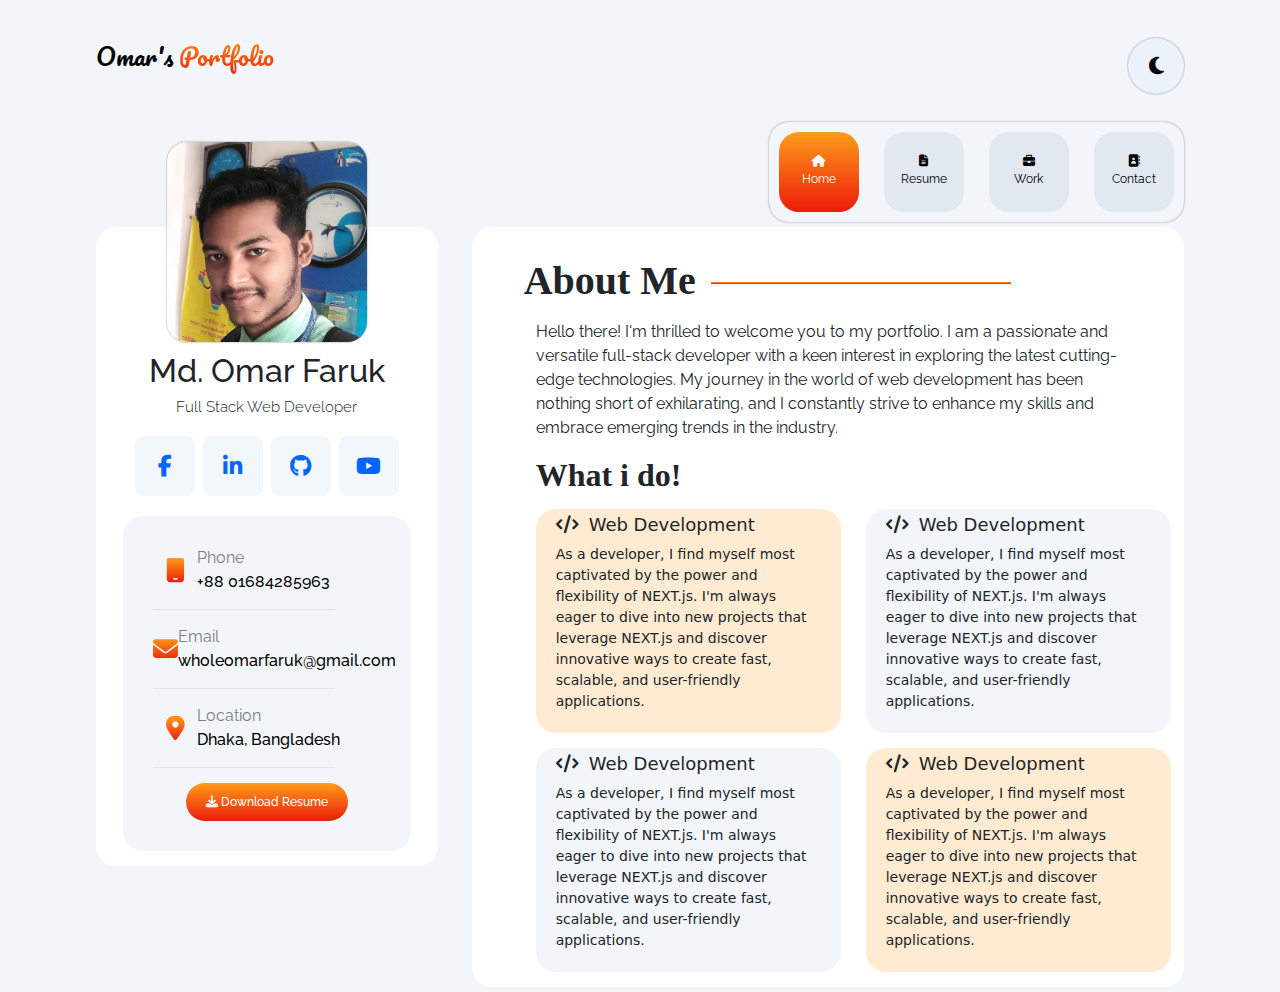
<file: index.html>
<!DOCTYPE html>
<html lang="en">
<head>
    <meta charset="UTF-8">
    <meta name="viewport" content="width=device-width, initial-scale=1.0">
    <title>Omar's Portfolio</title>


    <!-- inlcude bootstrap cdn-->
    <link href="https://cdn.jsdelivr.net/npm/bootstrap@5.3.2/dist/css/bootstrap.min.css" rel="stylesheet" />
    <!-- Font Awesome cdn inlcude  -->
    <link rel="stylesheet" href="https://cdnjs.cloudflare.com/ajax/libs/font-awesome/6.5.1/css/all.min.css" />
    <!-- Main CSS File inlcude from local  -->
    <link rel="stylesheet" href="css/main.css">
</head>
<body>
    
    <header id="header_area">
        <div class="wrapper">
            <div class="header-top">
                <div class="logo">
                    <a href="index.html">
                        <span class="part1">Omar's</span> <span class="part2">Portfolio</span>
                    </a>
                </div>
                <div class="night-mode">
                    <a class="night-mode-btn" href="javascript:void(0)"><i class="fa-solid fa-moon"></i></a>
                </div>
            </div>
            <div class="header-bottom">
                <nav id="nav">
                    <ul>
                        <li><a class="active" href="index.html"><i class="fa-solid fa-house"></i>Home</a></li>
                        <li><a href="resume.html"><i class="fa-solid fa-file-lines"></i>Resume</a></li>
                        <li><a href="portfolio.html"><i class="fa-solid fa-briefcase"></i>Work</a></li>
                        <li><a href="contact.html"><i class="fa-solid fa-address-book"></i>Contact</a></li>
                    </ul>
                </nav>

            </div>
        </div>
    </header>
    <section id="body_area">
        <div class="wrapper">
            <div class="main-area">
                <div class="row">
                    <div class="col-md-4">
                        <div id="profile_area">
                            <div class="container">
                                <div class="pic">
                                    <img src="img/profile.jpg" alt="Profile Pic">
                                </div>
                                <div class="name">
                                    <h1>Md. Omar Faruk</h1>
                                    <h5>Full Stack Web Developer</h5>
                                </div>
                                <div class="social">
                                    <ul>
                                        <li><a href="https://facebook.com/only1faruk84/"><i class="fa-brands fa-facebook-f"></i></a></li>
                                        <li><a href="https://facebook.com/only1faruk84/"><i class="fa-brands fa-linkedin-in"></i></a></li>
                                        <li><a href="https://facebook.com/only1faruk84/"><i class="fa-brands fa-github"></i></a></li>
                                        <li><a href="https://facebook.com/only1faruk84/"><i class="fa-brands fa-youtube"></i></a></li>
                                    </ul>
                                </div>
                                <div class="details">
                                    <div class="box box1">
                                        <div class="icon inline">
                                            <i class="fa-solid fa-mobile"></i>
                                        </div>
                                        <div class="info inline">
                                            <p>Phone</p>
                                            <p><a href="tel:+8801684285963">+88 01684285963</a></p>
                                        </div>
                                    </div>
                                    <div class="divider"></div>
                                    <div class="box box2">
                                        <div class="icon inline">
                                            <i class="fa-solid fa-envelope"></i>
                                        </div>
                                        <div class="info inline">
                                            <p>Email</p>
                                            <p><a href="mailto:wholeomarfaruk@gmail.com">wholeomarfaruk@gmail.com</a></p>
                                        </div>
                                    </div>
                                    <div class="divider"></div>
                                    <div class="box box3">
                                        <div class="icon inline">
                                            <i class="fa-solid fa-location-dot"></i>
                                        </div>
                                        <div class="info inline">
                                            <p>Location</p>
                                            <p><a href="#">Dhaka, Bangladesh</a></p>
                                        </div>
                                    </div>
                                    <div class="divider"></div>
                                    <div class="box box4">
                                        <a href="#"><i class="fa-solid fa-download"></i> Download Resume</a>
                                    </div>
                                </div>
                            </div>
                        </div>
                    </div>
                    <div class="col-md-8">
                        
                <div id="content_area">
                    <div class="container">
                        <div class="page_title">
                            <h1>About Me</h1>
                        </div>
                        
                        <div class="description">
                            <div class="container">
                               
                                <p>Hello there! I'm thrilled to welcome you to my portfolio. I am a passionate and versatile
                                    full-stack developer with a keen interest in exploring the latest cutting-edge technologies.
                                    My journey in the world of web development has been nothing short of exhilarating, and 
                                    I constantly strive to enhance my skills and embrace emerging trends in the industry.</p>
                            </div>
                        </div>
                        <div class="service">
                            <div class="container">
                                <h2>What i do!</h2>
                                <div class="row">
                                    <div class="col-md-12">
                                        <div class="main-box">
                                            <div class="child-box">
                                                <h3><span class="icon"><i class="fa-solid fa-code"></i></span>Web Development</h3>
                                                <p>As a developer, I find myself most 
                                                    captivated by the power and flexibility of 
                                                    NEXT.js. I'm always eager to dive into new
                                                    projects that leverage NEXT.js and 
                                                    discover innovative ways to create fast, 
                                                    scalable, and user-friendly applications.</p>
                                            </div>
                                            <div class="child-box">
                                                <h3><span class="icon"><i class="fa-solid fa-code"></i></span>Web Development</h3>
                                                <p>As a developer, I find myself most 
                                                    captivated by the power and flexibility of 
                                                    NEXT.js. I'm always eager to dive into new
                                                    projects that leverage NEXT.js and 
                                                    discover innovative ways to create fast, 
                                                    scalable, and user-friendly applications.</p>
                                            </div>
                                            <div class="child-box">
                                                <h3><span class="icon"><i class="fa-solid fa-code"></i></span>Web Development</h3>
                                                <p>As a developer, I find myself most 
                                                    captivated by the power and flexibility of 
                                                    NEXT.js. I'm always eager to dive into new
                                                    projects that leverage NEXT.js and 
                                                    discover innovative ways to create fast, 
                                                    scalable, and user-friendly applications.</p>
                                            </div>
                                            <div class="child-box">
                                                <h3><span class="icon"><i class="fa-solid fa-code"></i></span>Web Development</h3>
                                                <p>As a developer, I find myself most 
                                                    captivated by the power and flexibility of 
                                                    NEXT.js. I'm always eager to dive into new
                                                    projects that leverage NEXT.js and 
                                                    discover innovative ways to create fast, 
                                                    scalable, and user-friendly applications.</p>
                                            </div>
                                        </div>
                                    </div>
                                </div>
                            </div>
                        </div>
                    </div>

                </div>
                    </div>
                </div>


            </div>

        </div>
        
    </section>

    <!-- Bootstrap  -->
    <script src="https://cdn.jsdelivr.net/npm/bootstrap@5.3.2/dist/js/bootstrap.bundle.min.js"></script>
    <!-- jQuery  -->
    <script src="https://code.jquery.com/jquery-3.7.1.js" integrity="sha256-eKhayi8LEQwp4NKxN+CfCh+3qOVUtJn3QNZ0TciWLP4=" crossorigin="anonymous"></script>
    <!-- main js file  -->
    <script src="js/main.js"></script>

</body>
</html>
</file>
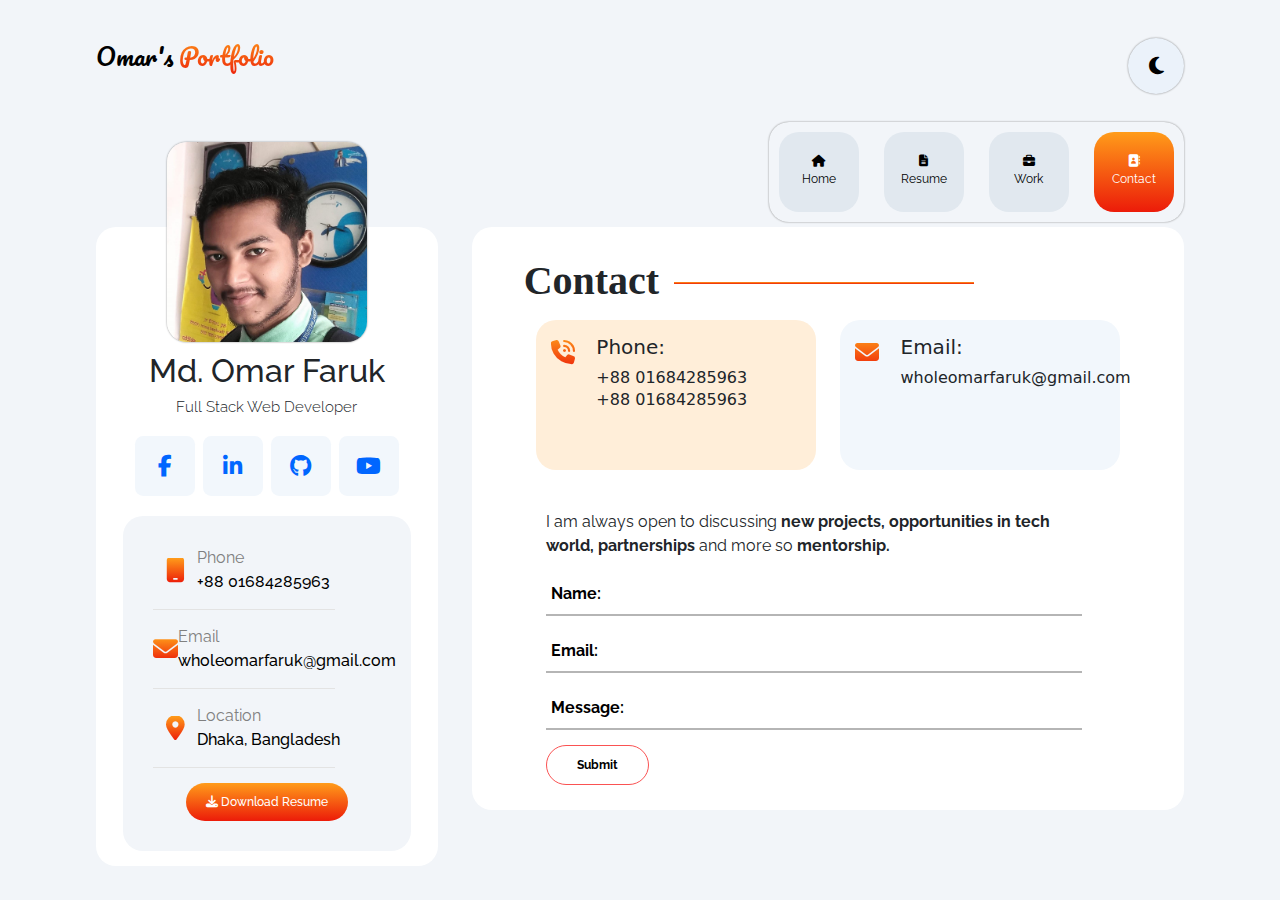
<file: contact.html>
<!DOCTYPE html>
<html lang="en">

<head>
    <meta charset="UTF-8">
    <meta name="viewport" content="width=device-width, initial-scale=1.0">
    <title>Omar's Portfolio</title>


    <!-- inlcude bootstrap cdn-->
    <link href="https://cdn.jsdelivr.net/npm/bootstrap@5.3.2/dist/css/bootstrap.min.css" rel="stylesheet" />
    <!-- Font Awesome cdn inlcude  -->
    <link rel="stylesheet" href="https://cdnjs.cloudflare.com/ajax/libs/font-awesome/6.5.1/css/all.min.css" />
    <!-- Main CSS File inlcude from local  -->
    <link rel="stylesheet" href="css/main.css">
</head>

<body>

    <header id="header_area">
        <div class="wrapper">
            <div class="header-top">
                <div class="logo">
                    <a href="index.html">
                        <span class="part1">Omar's</span> <span class="part2">Portfolio</span>
                    </a>
                </div>
                <div class="night-mode">
                    <a href="javascript:void(0)"><i class="fa-solid fa-moon"></i></a>
                </div>
            </div>
            <div class="header-bottom">
                <nav id="nav">
                    <ul>
                        <li><a href="index.html"><i class="fa-solid fa-house"></i>Home</a></li>
                        <li><a href="resume.html"><i class="fa-solid fa-file-lines"></i>Resume</a></li>
                        <li><a  href="portfolio.html"><i class="fa-solid fa-briefcase"></i>Work</a></li>
                        <li><a class="active" href="contact.html"><i class="fa-solid fa-address-book"></i>Contact</a></li>
                    </ul>
                </nav>

            </div>
        </div>
    </header>
    <section id="body_area">
        <div class="wrapper">
            <div class="main-area">
                <div class="row">
                    <div class="col-md-4">
                        <div id="profile_area">
                            <div class="container">
                                <div class="pic">
                                    <img src="img/profile.jpg" alt="Profile Pic">
                                </div>
                                <div class="name">
                                    <h1>Md. Omar Faruk</h1>
                                    <h5>Full Stack Web Developer</h5>
                                </div>
                                <div class="social">
                                    <ul>
                                        <li><a href="https://facebook.com/only1faruk84/"><i
                                                    class="fa-brands fa-facebook-f"></i></a></li>
                                        <li><a href="https://facebook.com/only1faruk84/"><i
                                                    class="fa-brands fa-linkedin-in"></i></a></li>
                                        <li><a href="https://facebook.com/only1faruk84/"><i class="fa-brands fa-github"></i></a>
                                        </li>
                                        <li><a href="https://facebook.com/only1faruk84/"><i
                                                    class="fa-brands fa-youtube"></i></a></li>
                                    </ul>
                                </div>
                                <div class="details">
                                    <div class="box box1">
                                        <div class="icon inline">
                                            <i class="fa-solid fa-mobile"></i>
                                        </div>
                                        <div class="info inline">
                                            <p>Phone</p>
                                            <p><a href="tel:+8801684285963">+88 01684285963</a></p>
                                        </div>
                                    </div>
                                    <div class="divider"></div>
                                    <div class="box box2">
                                        <div class="icon inline">
                                            <i class="fa-solid fa-envelope"></i>
                                        </div>
                                        <div class="info inline">
                                            <p>Email</p>
                                            <p><a href="mailto:wholeomarfaruk@gmail.com">wholeomarfaruk@gmail.com</a></p>
                                        </div>
                                    </div>
                                    <div class="divider"></div>
                                    <div class="box box3">
                                        <div class="icon inline">
                                            <i class="fa-solid fa-location-dot"></i>
                                        </div>
                                        <div class="info inline">
                                            <p>Location</p>
                                            <p><a href="#">Dhaka, Bangladesh</a></p>
                                        </div>
                                    </div>
                                    <div class="divider"></div>
                                    <div class="box box4">
                                        <a href="#"><i class="fa-solid fa-download"></i> Download Resume</a>
                                    </div>
                                </div>
                            </div>
                        </div>
                    </div>
                    <div class="col-md-8">
                        <div id="content_area">
                            <div class="container">
                                <div class="page_title">
                                    <h1>Contact</h1>
                                </div>
                                <div class="contact_info">
                                    <div class="container">
                                        <div class="row">
                                            <div class="col-md-6">
                                                <div class="phone">
                                                    
                                                    <div class="row">
                                                        <div class="col-2">
                                                            <div class="icon">
                                                                <i class="fa-solid fa-phone-volume"></i>
                                                            </div>
                                                        </div>
                                                        <div class="col-10">
                                                            <div class="details">
                                                                <h5>Phone:</h5>
                                                                <p>+88 01684285963</p>
                                                                <p>+88 01684285963</p>
                                                            </div>
        
                                                        </div>
                                                    </div>
                                                </div>
                                            </div>
                                            <div class="col-md-6">
                                                <div class="email">
                                                    <div class="row">
                                                        <div class="col-2">
                                                            <div class="icon">
                                                                <i class="fa-solid fa-envelope"></i>
                                                            </div>
                                                        </div>
                                                        <div class="col-10">
                                                            <div class="details">
                                                                <h5>Email:</h5>
                                                                <p>wholeomarfaruk@gmail.com</p>
        
                                                            </div>
        
                                                        </div>
                                                    </div>
                                                </div>
                                            </div>
                                        </div>
                                    </div>
                                </div>
                                <div class="contact_form">
                                    <div class="container">
        
                                        <div class="contact_form_content">
                                            <p>I am always open to discussing <b>new projects, opportunities in tech world,
                                                partnerships</b> and more so <b>mentorship.</b> </p>
                                            <div class="form-area">
                                                <form action="">
                                                    <div class="input-group">
                                                        <input type="text" placeholder="Name:">
                                                    </div>
                                                    <div class="input-group">
                                                        <input type="text" placeholder="Email:">
                                                    </div>
                                                    <div class="input-group">
                                                        <input type="text" placeholder="Message:">
                                                    </div>
                                                    <div class="input-group">
                                                        <input type="submit" value="Submit">
                                                    </div>
        
        
        
                                                </form>
                                            </div>
                                        </div>
        
                                    </div>
                                </div>
        
                            </div>
        
                        </div>
                    </div>
                </div>


            </div>

        </div>

    </section>
    <script src="https://cdn.jsdelivr.net/npm/bootstrap@5.3.2/dist/js/bootstrap.bundle.min.js"></script>
</body>

</html>
</file>
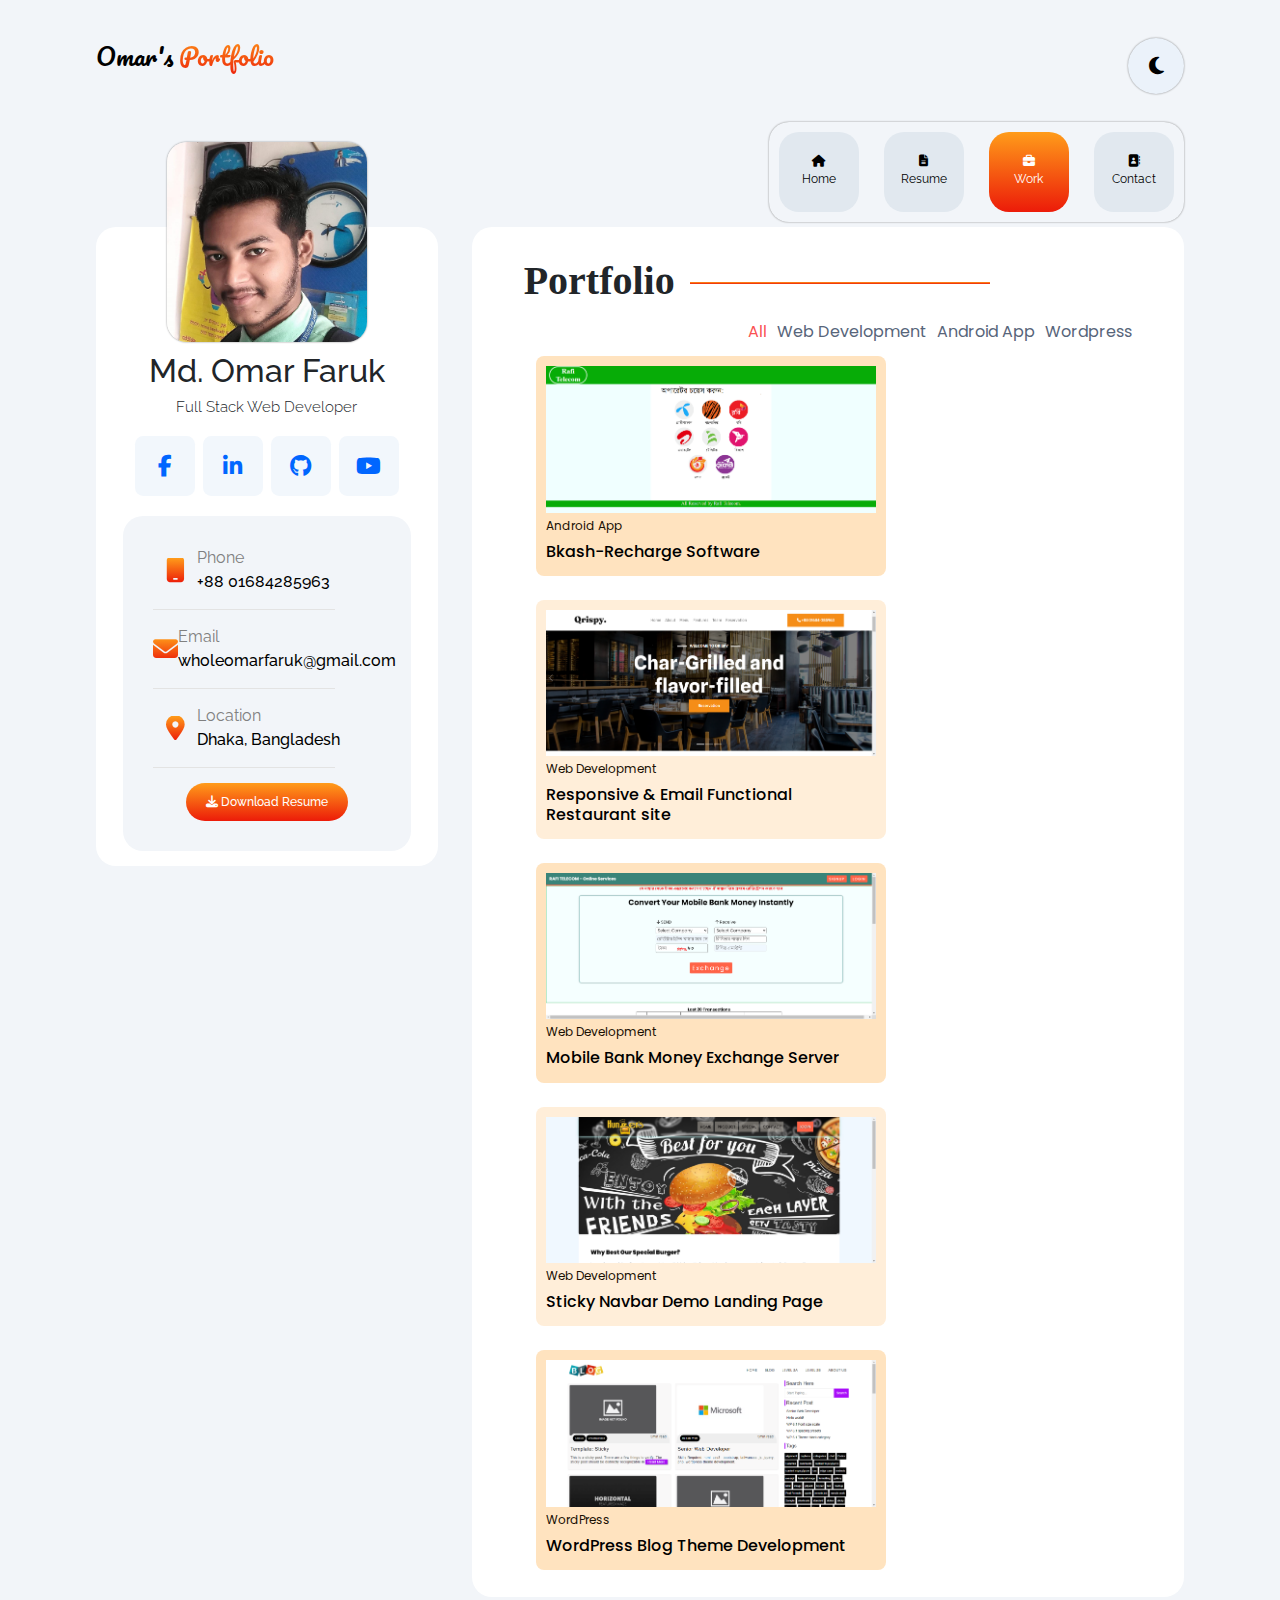
<file: portfolio.html>
<!DOCTYPE html>
<html lang="en">

<head>
    <meta charset="UTF-8">
    <meta name="viewport" content="width=device-width, initial-scale=1.0">
    <title>Omar's Portfolio</title>


    <!-- inlcude bootstrap cdn-->
    <link href="https://cdn.jsdelivr.net/npm/bootstrap@5.3.2/dist/css/bootstrap.min.css" rel="stylesheet" />
    <!-- Font Awesome cdn inlcude  -->
    <link rel="stylesheet" href="https://cdnjs.cloudflare.com/ajax/libs/font-awesome/6.5.1/css/all.min.css" />
    <!-- Main CSS File inlcude from local  -->
    <link rel="stylesheet" href="css/main.css">
</head>

<body>

    <header id="header_area">
        <div class="wrapper">
            <div class="header-top">
                <div class="logo">
                    <a href="index.html">
                        <span class="part1">Omar's</span> <span class="part2">Portfolio</span>
                    </a>
                </div>
                <div class="night-mode">
                    <a href="javascript:void(0)"><i class="fa-solid fa-moon"></i></a>
                </div>
            </div>
            <div class="header-bottom">
                <nav id="nav">
                    <ul>
                        <li><a href="index.html"><i class="fa-solid fa-house"></i>Home</a></li>
                        <li><a href="resume.html"><i class="fa-solid fa-file-lines"></i>Resume</a></li>
                        <li><a class="active" href="portfolio.html"><i class="fa-solid fa-briefcase"></i>Work</a></li>
                        <li><a href="contact.html"><i class="fa-solid fa-address-book"></i>Contact</a></li>
                    </ul>
                </nav>

            </div>
        </div>
    </header>
    <section id="body_area">
        <div class="wrapper">
            <div class="main-area">
                <div class="row">
                    <div class="col-md-4">
                        <div id="profile_area">
                            <div class="container">
                                <div class="pic">
                                    <img src="img/profile.jpg" alt="Profile Pic">
                                </div>
                                <div class="name">
                                    <h1>Md. Omar Faruk</h1>
                                    <h5>Full Stack Web Developer</h5>
                                </div>
                                <div class="social">
                                    <ul>
                                        <li><a href="https://facebook.com/only1faruk84/"><i
                                                    class="fa-brands fa-facebook-f"></i></a></li>
                                        <li><a href="https://facebook.com/only1faruk84/"><i
                                                    class="fa-brands fa-linkedin-in"></i></a></li>
                                        <li><a href="https://facebook.com/only1faruk84/"><i class="fa-brands fa-github"></i></a>
                                        </li>
                                        <li><a href="https://facebook.com/only1faruk84/"><i
                                                    class="fa-brands fa-youtube"></i></a></li>
                                    </ul>
                                </div>
                                <div class="details">
                                    <div class="box box1">
                                        <div class="icon inline">
                                            <i class="fa-solid fa-mobile"></i>
                                        </div>
                                        <div class="info inline">
                                            <p>Phone</p>
                                            <p><a href="tel:+8801684285963">+88 01684285963</a></p>
                                        </div>
                                    </div>
                                    <div class="divider"></div>
                                    <div class="box box2">
                                        <div class="icon inline">
                                            <i class="fa-solid fa-envelope"></i>
                                        </div>
                                        <div class="info inline">
                                            <p>Email</p>
                                            <p><a href="mailto:wholeomarfaruk@gmail.com">wholeomarfaruk@gmail.com</a></p>
                                        </div>
                                    </div>
                                    <div class="divider"></div>
                                    <div class="box box3">
                                        <div class="icon inline">
                                            <i class="fa-solid fa-location-dot"></i>
                                        </div>
                                        <div class="info inline">
                                            <p>Location</p>
                                            <p><a href="#">Dhaka, Bangladesh</a></p>
                                        </div>
                                    </div>
                                    <div class="divider"></div>
                                    <div class="box box4">
                                        <a href="#"><i class="fa-solid fa-download"></i> Download Resume</a>
                                    </div>
                                </div>
                            </div>
                        </div>
                    </div>
                    <div class="col-md-8">
                        <div id="content_area">
                            <div class="container">
                                <div class="page_title">
                                    <h1>Portfolio</h1>
                                </div>
                                <div class="portfolio">
                                    <div class="tab-controll">
                                        <nav class="portfolio-nav">
                                            <ul class="nav" id="myTab" role="tablist">
                                                <li class="" role="presentation">
                                                    <a href="#portfolio-tab1" id="portfolio-tab1-label" class="active"
                                                        data-bs-toggle="tab" data-bs-target="#portfolio-tab1" role="tab"
                                                        aria-controls="portfolio-tab1" aria-selected="true">All</a>
        
                                                </li>
                                                <li class="" role="presentation">
                                                    <a href="#portfolio-tab2" id="portfolio-tab2-label" data-bs-toggle="tab"
                                                        data-bs-target="#portfolio-tab2" role="tab"
                                                        aria-controls="portfolio-tab2" aria-selected="false">Web Development</a>
                                                </li>
                                                <li class="" role="presentation">
                                                    <a href="#portfolio-tab3" class="" id="portfolio-tab3-label"
                                                        data-bs-toggle="tab" data-bs-target="#portfolio-tab3" role="tab"
                                                        aria-controls="portfolio-tab3" aria-selected="false">Android App</a>
                                                </li>
                                                <li class="" role="presentation">
                                                    <a href="#portfolio-tab4" class="" id="portfolio-tab4-label"
                                                        data-bs-toggle="tab" data-bs-target="#portfolio-tab4" role="tab"
                                                        aria-controls="portfolio-tab4" aria-selected="false">Wordpress</a>
                                                </li>
                                            </ul>
                                        </nav>
                                    </div>
                                    <div class="portfolio-tab">
                                        <div class="tab-content" id="nav-tabContent">
                                            <div class="tab-pane fade show active" id="portfolio-tab1" role="tabpanel"
                                                aria-labelledby="portfolio-tab1-label" tabindex="0">
                                                <a href="#" class="portfolio-post">
                                                    <div class="thumbnail"><img src="img/rafi-telecom-recharge-software.png"
                                                            alt=""></div>
                                                    <div class="details">
                                                        <span>Android App</span>
                                                        <h3>Bkash-Recharge Software</h3>
                                                    </div>
                                                </a>
                                                <a href="https://wholeomarfaruk.github.io/custom-form-validation-reservation-letter-email-format-php/"
                                                    class="portfolio-post">
                                                    <div class="thumbnail"><img src="img/qrispy-rastaurant.png" alt=""></div>
                                                    <div class="details">
                                                        <span>Web Development</span>
                                                        <h3>Responsive & Email Functional Restaurant site</h3>
                                                    </div>
                                                </a>
                                                <a href="https://telecom.elspoint.com" class="portfolio-post">
                                                    <div class="thumbnail"><img src="img/rafi-telecom-online-service.png"
                                                            alt=""></div>
                                                    <div class="details">
                                                        <span>Web Development</span>
                                                        <h3>Mobile Bank Money Exchange Server</h3>
                                                    </div>
                                                </a>
                                                <a href="https://wholeomarfaruk.github.io/stickynavbar/" class="portfolio-post">
                                                    <div class="thumbnail"><img src="img/sticky-navbar-demo-landing-page.png"
                                                            alt=""></div>
                                                    <div class="details">
                                                        <span>Web Development</span>
                                                        <h3>Sticky Navbar Demo Landing Page</h3>
                                                    </div>
                                                </a>
                                                <a href="https://github.com/wholeomarfaruk/wp-elspoint-blog-theme"
                                                    class="portfolio-post">
                                                    <div class="thumbnail"><img src="img/wp-elspoint-blog-theme.png" alt="">
                                                    </div>
                                                    <div class="details">
                                                        <span>WordPress</span>
                                                        <h3>WordPress Blog Theme Development</h3>
                                                    </div>
                                                </a>
                                            </div>
                                            <div class="tab-pane fade" id="portfolio-tab2" role="tabpanel"
                                                aria-labelledby="portfolio-tab2-label" tabindex="0">
                                                <a href="#" class="portfolio-post">
                                                    <div class="thumbnail"><img src="img/rafi-telecom-recharge-software.png"
                                                            alt=""></div>
                                                    <div class="details">
                                                        <span>Android App</span>
                                                        <h3>Bkash-Recharge Software</h3>
                                                    </div>
                                                </a>
                                            </div>
                                            <div class="tab-pane fade" id="portfolio-tab3" role="tabpanel"
                                                aria-labelledby="portfolio-tab3-label" tabindex="0">
                                                <a href="https://wholeomarfaruk.github.io/custom-form-validation-reservation-letter-email-format-php/"
                                                    class="portfolio-post">
                                                    <div class="thumbnail"><img src="img/qrispy-rastaurant.png" alt=""></div>
                                                    <div class="details">
                                                        <span>Web Development</span>
                                                        <h3>Responsive & Email Functional Restaurant site</h3>
                                                    </div>
                                                </a>
                                                <a href="https://telecom.elspoint.com" class="portfolio-post">
                                                    <div class="thumbnail"><img src="img/rafi-telecom-online-service.png"
                                                            alt=""></div>
                                                    <div class="details">
                                                        <span>Web Development</span>
                                                        <h3>Mobile Bank Money Exchange Server</h3>
                                                    </div>
                                                </a>
                                                <a href="https://wholeomarfaruk.github.io/stickynavbar/" class="portfolio-post">
                                                    <div class="thumbnail"><img src="img/sticky-navbar-demo-landing-page.png"
                                                            alt=""></div>
                                                    <div class="details">
                                                        <span>Web Development</span>
                                                        <h3>Sticky Navbar Demo Landing Page</h3>
                                                    </div>
                                                </a>
        
                                            </div>
                                            <div class="tab-pane fade" id="portfolio-tab4" role="tabpanel"
                                                aria-labelledby="portfolio-tab4-label" tabindex="0">
                                                <a href="https://github.com/wholeomarfaruk/wp-elspoint-blog-theme"
                                                    class="portfolio-post">
                                                    <div class="thumbnail"><img src="img/wp-elspoint-blog-theme.png" alt="">
                                                    </div>
                                                    <div class="details">
                                                        <span>WordPress</span>
                                                        <h3>WordPress Blog Theme Development</h3>
                                                    </div>
                                                </a>
                                            </div>
                                        </div>
                                    </div>
                                </div>
        
                            </div>
        
                        </div>
                    </div>
                </div>


            </div>

        </div>

    </section>
    <script src="https://cdn.jsdelivr.net/npm/bootstrap@5.3.2/dist/js/bootstrap.bundle.min.js"></script>
</body>

</html>
</file>
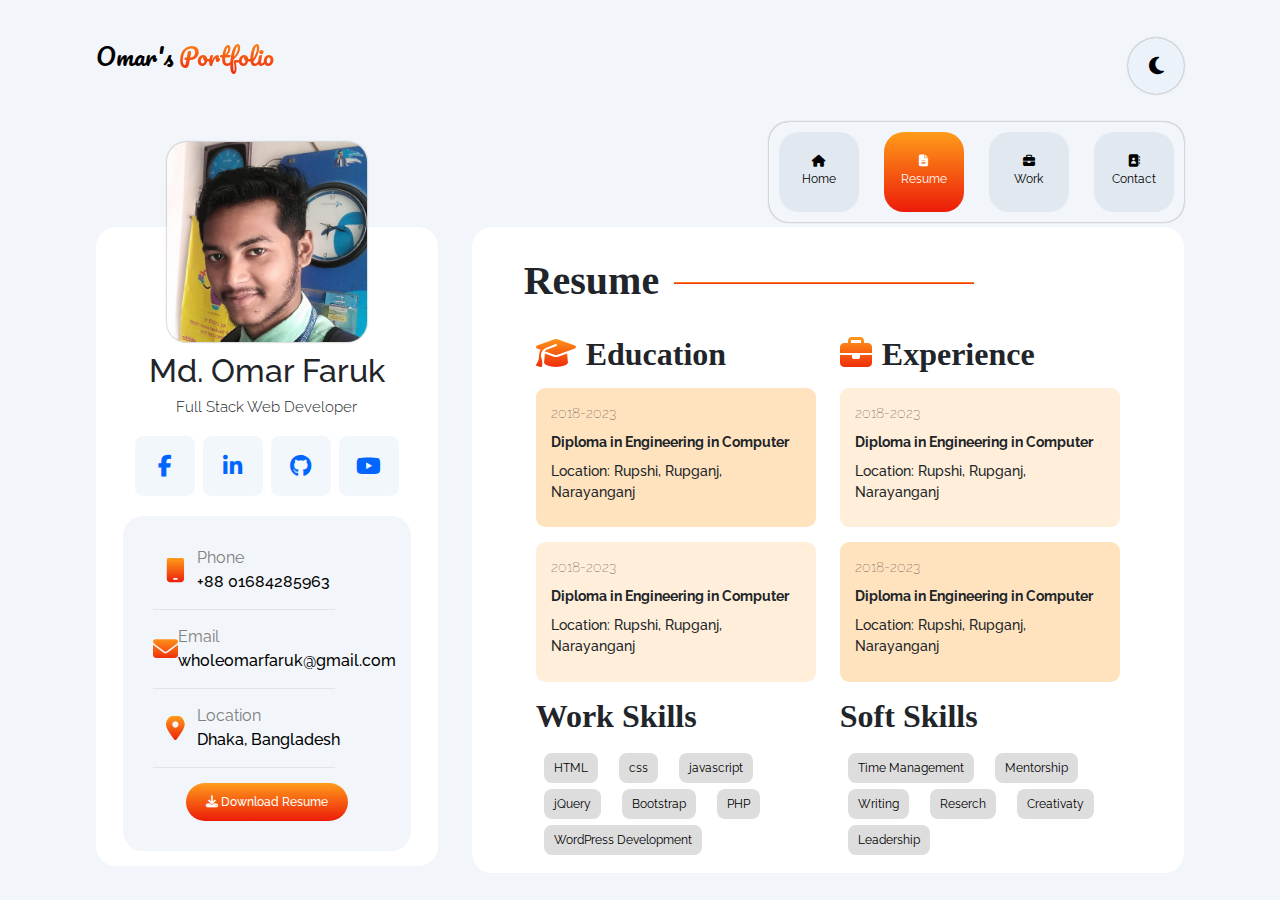
<file: resume.html>
<!DOCTYPE html>
<html lang="en">
<head>
    <meta charset="UTF-8">
    <meta name="viewport" content="width=device-width, initial-scale=1.0">
    <title>Omar's Portfolio</title>


    <!-- inlcude bootstrap cdn-->
    <link href="https://cdn.jsdelivr.net/npm/bootstrap@5.3.2/dist/css/bootstrap.min.css" rel="stylesheet" />
    <!-- Font Awesome cdn inlcude  -->
    <link rel="stylesheet" href="https://cdnjs.cloudflare.com/ajax/libs/font-awesome/6.5.1/css/all.min.css" />
    <!-- Main CSS File inlcude from local  -->
    <link rel="stylesheet" href="css/main.css">
</head>
<body>
    
    <header id="header_area">
        <div class="wrapper">
            <div class="header-top">
                <div class="logo">
                    <a href="index.html">
                        <span class="part1">Omar's</span> <span class="part2">Portfolio</span>
                    </a>
                </div>
                <div class="night-mode">
                    <a href="javascript:void(0)"><i class="fa-solid fa-moon"></i></a>
                </div>
            </div>
            <div class="header-bottom">
                <nav id="nav">
                    <ul>
                        <li><a  href="index.html"><i class="fa-solid fa-house"></i>Home</a></li>
                        <li><a class="active" href="resume.html"><i class="fa-solid fa-file-lines"></i>Resume</a></li>
                        <li><a href="portfolio.html"><i class="fa-solid fa-briefcase"></i>Work</a></li>
                        <li><a href="contact.html"><i class="fa-solid fa-address-book"></i>Contact</a></li>
                    </ul>
                </nav>

            </div>
        </div>
    </header>
    <section id="body_area">
        <div class="wrapper">
            <div class="main-area">
                <div class="row">
                    <div class="col-md-4">
                        <div id="profile_area">
                            <div class="container">
                                <div class="pic">
                                    <img src="img/profile.jpg" alt="Profile Pic">
                                </div>
                                <div class="name">
                                    <h1>Md. Omar Faruk</h1>
                                    <h5>Full Stack Web Developer</h5>
                                </div>
                                <div class="social">
                                    <ul>
                                        <li><a href="https://facebook.com/only1faruk84/"><i class="fa-brands fa-facebook-f"></i></a></li>
                                        <li><a href="https://facebook.com/only1faruk84/"><i class="fa-brands fa-linkedin-in"></i></a></li>
                                        <li><a href="https://facebook.com/only1faruk84/"><i class="fa-brands fa-github"></i></a></li>
                                        <li><a href="https://facebook.com/only1faruk84/"><i class="fa-brands fa-youtube"></i></a></li>
                                    </ul>
                                </div>
                                <div class="details">
                                    <div class="box box1">
                                        <div class="icon inline">
                                            <i class="fa-solid fa-mobile"></i>
                                        </div>
                                        <div class="info inline">
                                            <p>Phone</p>
                                            <p><a href="tel:+8801684285963">+88 01684285963</a></p>
                                        </div>
                                    </div>
                                    <div class="divider"></div>
                                    <div class="box box2">
                                        <div class="icon inline">
                                            <i class="fa-solid fa-envelope"></i>
                                        </div>
                                        <div class="info inline">
                                            <p>Email</p>
                                            <p><a href="mailto:wholeomarfaruk@gmail.com">wholeomarfaruk@gmail.com</a></p>
                                        </div>
                                    </div>
                                    <div class="divider"></div>
                                    <div class="box box3">
                                        <div class="icon inline">
                                            <i class="fa-solid fa-location-dot"></i>
                                        </div>
                                        <div class="info inline">
                                            <p>Location</p>
                                            <p><a href="#">Dhaka, Bangladesh</a></p>
                                        </div>
                                    </div>
                                    <div class="divider"></div>
                                    <div class="box box4">
                                        <a href="#"><i class="fa-solid fa-download"></i> Download Resume</a>
                                    </div>
                                </div>
                            </div>
                        </div>
                    </div>
                    <div class="col-md-8">
                        <div id="content_area">
                            <div class="container">
                                <div class="page_title">
                                    <h1>Resume</h1>
                                </div>
                                <div class="ex-edu-content">
                                    <div class="container">
                                        <div class="row">
                                            <div class="col-md-6">
                                                <div class="education">
                                                    <div class="title">
                                                    
                                                        <h2> <span class="icon"><i class="fa-solid fa-graduation-cap"></i></span>Education</h2>
                                                    </div>
                                                    <div class="details">
                                                        <span>2018-2023</span>
                                                        <h3>Diploma in Engineering in Computer</h3>
                                                        <p>Location: Rupshi, Rupganj, Narayanganj</p>
                                                    </div>
                                                    <div class="details">
                                                        <span>2018-2023</span>
                                                        <h3>Diploma in Engineering in Computer</h3>
                                                        <p>Location: Rupshi, Rupganj, Narayanganj</p>
                                                    </div>
                                                </div>
                                            </div>
                                            <div class="col-md-6">
                                                <div class="experience">
                                                    <div class="title">
                                                        <h2> <span class="icon"><i class="fa-solid fa-briefcase"></i></span>Experience</h2>
                                                    </div>
                                                    <div class="details">
                                                        <span>2018-2023</span>
                                                        <h3>Diploma in Engineering in Computer</h3>
                                                        <p>Location: Rupshi, Rupganj, Narayanganj</p>
                                                    </div>
                                                    <div class="details">
                                                        <span>2018-2023</span>
                                                        <h3>Diploma in Engineering in Computer</h3>
                                                        <p>Location: Rupshi, Rupganj, Narayanganj</p>
                                                    </div>
                                                </div>
                                            </div>
                                        </div>
                                    </div>
                                </div>
                                <div class="skills">
                                    <div class="container">
                                        <div class="row">
                                            <div class="col-md-6">
                                                <div class="work-skills">
                                                    <div class="title">
                                                    
                                                        <h2> <span class="icon"></span>Work Skills</h2>
                                                    </div>
        
                                                    <div class="details">
                                                       <a class="skills-tag" href="javascript:void(0)">HTML</a>
                                                       <a class="skills-tag" href="javascript:void(0)">css</a>
                                                       <a class="skills-tag" href="javascript:void(0)">javascript</a>
                                                       <a class="skills-tag" href="javascript:void(0)">jQuery</a>
                                                       <a class="skills-tag" href="javascript:void(0)">Bootstrap</a>
                                                       <a class="skills-tag" href="javascript:void(0)">PHP</a>
                                                       <a class="skills-tag" href="javascript:void(0)">WordPress Development</a>
                                                    </div>
                                                </div>
                                            </div>
                                            <div class="col-md-6">
                                                <div class="soft-skills">
                                                    <div class="title">
                                                        <h2> <span class="icon"></span>Soft Skills</h2>
                                                    </div>
                                                    <div class="details">
                                                        <a class="skills-tag" href="javascript:void(0)">Time Management</a>
                                                        <a class="skills-tag" href="javascript:void(0)">Mentorship</a>
                                                        <a class="skills-tag" href="javascript:void(0)">Writing</a>
                                                        <a class="skills-tag" href="javascript:void(0)">Reserch</a>
                                                        <a class="skills-tag" href="javascript:void(0)">Creativaty</a>
                                                        <a class="skills-tag" href="javascript:void(0)">Leadership</a>
                                                        
                                                    </div>
                                                </div>
                                            </div>
                                        </div>
                                    </div>
                                </div>
                               
                                    
                                   
                                    
                               
        
                            </div>
        
                        </div>
                    </div>
                </div>


            </div>

        </div>
        
    </section>
    <script src="https://cdn.jsdelivr.net/npm/bootstrap@5.3.2/dist/js/bootstrap.bundle.min.js"></script>
</body>
</html>
</file>
<file: css/main.css>
/*================================================
* Google Fonts Import
=================================================*/

@import url('https://fonts.googleapis.com/css2?family=Open+Sans:wght@300;400;500;600;700;800&family=Pacifico&display=swap');

@import url('https://fonts.googleapis.com/css2?family=Raleway:ital,wght@0,200;0,300;0,400;0,500;0,600;0,800;1,400;1,500;1,600;1,700&display=swap');

@import url('https://fonts.googleapis.com/css2?family=Poppins:ital,wght@0,100;0,300;0,400;0,500;0,600;0,800;0,900;1,700&display=swap');

/*================================================
* COMMON CSS
=================================================*/
* {
    margin: 0;
    padding: 0;
    box-sizing: border-box;
}

:root {
    --body-bg-color: #F2F5F9;
    --black: #000000;
    --raleway:'Raleway', sans-serif;
    --poppins: 'Poppins', sans-serif;
}

body {
    background-color: var(--body-bg-color);
}

.wrapper {
    width: 85%;
    margin: 0 auto;
    max-width: 1440px;
}

/*================================================
* Header Area CSS
=================================================*/

/* header-top style  */
#header_area .header-top {
    width: 100%;
    display: flex;
    justify-content: space-between;
    height: 104px;
    margin-top: 18px;
}

#header_area .header-top .logo {
    font-size: 24px;
    padding: 20px 0;
    font-family: 'Open Sans', sans-serif;
    font-family: 'Pacifico', cursive;
}

#header_area .header-top .night-mode {
    padding: 20px 0;
}

#header_area .header-top .logo a {
    text-decoration: none;
}

#header_area .header-top .logo .part1 {
    color: var(--black);
}

#header_area .header-top .logo .part2 {
    background: -webkit-linear-gradient(#FF9C1A, #EC1B09);
    -webkit-background-clip: text;
    -webkit-text-fill-color: transparent;
}

#header_area .header-top .night-mode a {
    display: inline-block;
    height: 56px;
    width: 56px;
    border-radius: 50%;
    box-shadow: 0 0 2px gray;
    background-color: #EBF2FA;
    text-align: center;
    line-height: 56px;
    font-size: 20px;
    color: var(--black);
}

/* Header-bottom style  */
#header_area .header-bottom {
    
    position: relative;
    width: 100%;
    height: 100px;
}

#header_area .header-bottom #nav {
    box-shadow: 0 0 2px gray;
    border-radius: 20px;
    display: inline-block;
    position: absolute;
    right: 0;

}

#header_area .header-bottom ul {
    margin: 0;
    padding: 0;
    list-style: none;

}

#header_area .header-bottom ul li {
    list-style-type: none;
    display: inline-block;
    margin: 10px;
}

#header_area .header-bottom ul li a {
    text-align: center;
    padding-top: 25%;
    color: var(--black);
    text-decoration: none;
    font-family: 'Raleway', sans-serif;
    font-size: 12px;
    height: 80px;
    width: 80px;
    display: inline-block;
    border-radius: 20px;
    background-color: #E1E8EF;
    transition: 0.5s;

}

#header_area .header-bottom ul li a i {
    
    width: 100%;
    text-align: center;
}

#header_area .header-bottom ul li a:hover {
    transform: scale(1.2);
    background-color: inherit;
    background-image: linear-gradient(#FF9C1A, #EC1B09);
    color: #fff;

}

#header_area .header-bottom ul li a:active {
    background-color: inherit;
    background-image: linear-gradient(#FF9C1A, #EC1B09);
    color: #fff;
}
#header_area .header-bottom ul li a.active{
    background-color: inherit;
    background-image: linear-gradient(#FF9C1A, #EC1B09);
    color: #fff;
}
/*================================================
* Body Area  CSS style
=================================================*/
#body_area .main-area{
    display: flex;
    /* border: 1px solid rgb(116, 98, 98); */
    justify-content: space-between;
}
#body_area #profile_area {
    font-family: var(--raleway);
    flex-basis: 30%;
    height: auto;
    margin: 5px  5px 5px 0;
    padding: 15px;
    background-color: #fff;
    border-radius: 20px;
    max-height: 680px;
}
#body_area  #content_area {
    background-color: #fff;
    border-radius: 20px;
    margin: 5px 0 5px 5px;
    flex-basis: 68%;
}
#profile_area .container{
    margin-top: -100px;
}

/*================================================
* profile_area CSS
=================================================*/


#profile_area .pic,#profile_area .name,#profile_area .social,#profile_area .details{
    margin: 0 auto;
}
/* profile pic  */
#profile_area .pic {
    width: 200px;
    height: 200px;
    box-shadow: 0 0 2px gray;
    border-radius: 20px;
    object-fit: cover;
    overflow: hidden;
}
#profile_area .pic img {
    width: -webkit-fill-available;
    height: auto;
    transform: scale(1.2);
    text-align: center;
}
/* name area  */
#profile_area .name{
    margin-top: 10px;
    width: 100%;
}
#profile_area .name h1{
    font-size: 32px;
text-align: center;
font-family: var(--raleway);
}
#profile_area .name h5{
    text-align: center;
    font-family: var(--raleway);
    font-weight: 300;
    font-size: 15px;

}
/* Social  */
#profile_area .social{
    margin-top: 20px;
}

#profile_area .social ul{
    margin: 0;
    padding: 0;
    list-style: none;
    text-align: center;
}
#profile_area .social ul li {
    margin: 0 2px;
    padding: 0;
    list-style-type: none;
    display: inline-block;
    width: 60px;
    height: 60px;
    border-radius: 8.27px;
    background-color: #F2F7FC;
    
}
#profile_area .social ul li a {
    line-height: 60px;
    text-align: center;
    display: block;
    font-size: 22px;
    text-decoration: none;
    color: rgb(0, 102, 255);
    transition: 0.5s;
}
#profile_area .social ul li a:hover {
    transform: rotate(360deg);
    box-shadow: 0 0 5px rgb(40, 240, 0);
    background-color: inherit;
    background-image: linear-gradient(#FF9C1A, #EC1B09);
    color: #fff;
}
/* details area  */
#profile_area .details {
    background-color: var(--body-bg-color);
    border-radius: 20px;
    padding: 30px;
    margin-top: 20px;
}
#profile_area .details .divider{
    width: 80%;
    height: 1px;
    background-color: #E3E3E3;
    margin: 15px 0;
}
#profile_area .details .box{
    display: flex;
    justify-content: start;
    align-items: center;
}
#profile_area .details .inline{
    /* display: inline-block; */
}
#profile_area .details p {
    margin: 0;
    padding: 0;
}
#profile_area .details .icon {
    text-align: center;
    font-size: 25px;
    width: 44px;
    height: 44px;
    line-height: 44px;
}
#profile_area .details .icon i {
    background: -webkit-linear-gradient(#FF9C1A, #EC1B09);
    -webkit-background-clip: text;
    -webkit-text-fill-color: transparent;
}

#profile_area .details .info p:nth-child(1) {
    color: gray;
    text-transform: capitalize;
}
#profile_area .details .info p:nth-child(2) a{
    color: var(--black);
    /* text-transform: capitalize; */
    text-decoration: none;
    font-weight: 500;
}
#profile_area .details .box4 {
    text-align: center;
}
#profile_area .details .box4 a {
    font-weight: 500;
    font-size: 12px;
    text-decoration: none;
    margin: 0 auto;
    padding: 10px 20px;
    /* box-shadow: 0 0 5px rgb(40, 240, 0); */
    background-color: inherit;
    background-image: linear-gradient(#FF9C1A, #EC1B09);
    color: #fff;
    border-radius: 20px;
}
/*================================================
* content_area CSS
=================================================*/
#content_area {
    padding: 15px 40px;
}
#content_area .page_title h1 {
    font-size: 40px;
    margin: 15px 0;
    font-family: 'popins', 'sans-serif';
    font-weight: 800;
    object-fit: contain;
    position: relative;
}
#content_area h2 {
    margin: 15px 0;
    font-family: 'popins', 'sans-serif';
    font-weight: 800;
    object-fit: contain;
    position: relative;
    
}
/* Description style  */

.description h2 {
    font-size: 40px;
    text-transform: uppercase;

}
.page_title h1::after {
    position: absolute;
    content: " ";
    width: 300px;
    height: 2px;
    margin-left: 15px;
    bottom: 21px;
    background-image: linear-gradient(#FF9C1A, #EC1B09);
}
.description P {
   font-family: var(--raleway);
   font-size: 16px;
}
 /* service area style  */
 .service .main-box {
    display: grid;
    grid-template-columns: 1fr 1fr;
    gap: 15px;
}
.service .main-box .child-box {
    padding: 5px 20px;
    width: 305px;
    margin-right: 10px;
    border-radius: 20px;
    
    
}
.service .main-box .child-box:nth-child(3n+1){
    background-color: #FFEBD1;
}

.service .main-box .child-box:nth-of-type(3n+2), .service .main-box .child-box:nth-of-type(3n+2) + * {
    background-color: var(--body-bg-color);
}
.service .main-box .child-box .icon {
    margin-right: 10px;
}
.service .main-box .child-box h1 {
    font-family: var(--poppins);
    font-size: 18px;
}
.service .main-box .child-box h3 {
    font-size: 18px;
}
.service .main-box .child-box p {
    font-size: 14px;
    
    
}
/*=============================================
 Resume Page css style
 ==============================================*/
 /* Education or experience area style  */
.ex-edu-content{}
.ex-edu-content .education .title, .ex-edu-content .experience .title{
    font-size: 27.74px;
    font-family: var(--poppins);
}
.ex-edu-content .education .title .icon, .ex-edu-content .experience .title .icon{
    margin-right: 10px;
    background: -webkit-linear-gradient(#FF9C1A, #EC1B09);
    -webkit-background-clip: text;
    -webkit-text-fill-color: transparent;
}
.ex-edu-content .education .details, .ex-edu-content .experience .details {
    margin-top: 15px;
    /* background-color: #FFE3BF; */
    border-radius: 9.25px;
    width: 100%;
    padding: 15px;
    font-size: 13.87px;
    font-family: var(--raleway);
}
.ex-edu-content .education .details:nth-child(odd){
    background-color: #FFEED9;
}
.ex-edu-content .education .details:nth-child(even){
    background-color: #FFE3BF;
}
.ex-edu-content .experience .details:nth-child(even){
    background-color: #FFEED9;
}
.ex-edu-content .experience .details:nth-child(odd){
    background-color: #FFE3BF;

}
.ex-edu-content .education .details span,
.ex-edu-content .experience .details span
{
    margin: 10px 0;
    font-weight: 100;
}
.ex-edu-content .education .details h3, .ex-edu-content .experience .details h3{
    margin: 10px 0;
   font-weight: 700;
   font-size: 13.87px;
}
.ex-edu-content .education .details p, 
.ex-edu-content .experience .details p{
    margin: 10px 0;
   font-weight: 500;
   font-size: 13.87px;
}
/* skills section area style  */
.skills .work-skills .skills-tag, .skills .soft-skills .skills-tag {
    text-decoration: none;
    color: #000;
    padding: 6px 10px;
    background-color: #ddd;
    margin: 3px 8px;
    font-size: 12px;
    border-radius: 8px;
    display: inline-block;
    font-family:var(--raleway);
}

/*===============================================
        Work / Portfolio Page
=================================================*/
/* portfoli tab control nav  */
.portfolio .tab-controll{}
.portfolio .tab-controll .portfolio-nav {
    margin-left: auto;
    width: fit-content;
}
.portfolio .tab-controll .portfolio-nav ul{
    margin: 10px 0;
    margin: 0;
    padding: 0;
    list-style: none;
}
.portfolio .tab-controll .portfolio-nav ul li{
   
    margin: 0;
    padding: 0;
    
    list-style-type: none;
}
.portfolio .tab-controll .portfolio-nav ul li a{
    font-size: 16px;
    font-family: var(--poppins);
    text-decoration: none;
    color: #57657A;
    margin-left: 10px;
    display: inline-block;
    transition: 0.3s;
}
.portfolio .tab-controll .portfolio-nav ul li a:hover{
    color: #000;
}
.portfolio .tab-controll .portfolio-nav ul li a.active{
    color: #FA5252;
}
/* portfoli post area  */
.portfolio .portfolio-post {
    text-decoration: none;
    display: inline-block;
    padding: 10px;
    background-color: #FFE3BF;
    width: 350px;
    margin: 12px;
    border-radius: 8px;
}
.portfolio .portfolio-post .thumbnail{
    width: 100%;
    height: auto;
    max-height: 250px;
}
.portfolio .portfolio-post .thumbnail img{
    width: 100%;
    height: auto;
    max-height: 250px;
}
.portfolio .portfolio-post .details span{
    font-family: var(--poppins);
    font-size: 12px;
    color: #1A1003;
}
.portfolio .portfolio-post .details h3{
    font-family: var(--poppins);
    margin: 5px 0;
    font-size: 16px;
    color: #000;
}
.portfolio .portfolio-post:nth-child(odd){
    background-color: #FFE3BF;
}
.portfolio .portfolio-post:nth-child(even){
    background-color: #FFEED9;
}


/*====================================
 Contact Page 
 =====================================*/
 .contact_info .phone, .contact_info .email {
    border-radius: 20px;
    max-width: 333px;
    height: 150px;
    padding: 15px;
    min-width: 100%;
    width: 100%;
}
 .contact_info .phone{
    background-color: #FFEED9;
 

 }
 .contact_info .email{
    background-color: #F2F7FC;
 }
 .contact_info .phone .icon, .contact_info .email .icon {
    font-size: 24px;
    width: fit-content;
    margin-left: auto;
    background: -webkit-linear-gradient(#FF9C1A, #EC1B09);
    -webkit-background-clip: text;
    -webkit-text-fill-color: transparent;
}
.contact_info .phone .details p,  .contact_info .email .details p{
    margin: 0;
    line-height: 22px;
}
 .contact_info .phone .details{}
 .contact_info .phone .details h5{}




 .contact_info .email .details{}
 .contact_info .email .details h5{}
 .contact_info .email .details p{}

 /* contact form  */
 .contact_form{
    padding: 10px;
    margin-top: 30px;
 }
 .contact_form .contact_form_content{
    width: 95%;
    height: auto;
 }
 .contact_form .contact_form_content p{
    font-family: var(--raleway);
    font-size: 16px;
 }
 .contact_form .contact_form_content .form-area .input-group{
    margin-top: 15px;
    width: 100%;
 }
 .contact_form .contact_form_content .form-area .input-group input{
    width: 100%;
    font-family: var(--raleway);
    font-size: 16px;
    border: none;
    border-bottom: 2px solid #B5B5B5;
    padding: 8px 5px;
 }
 .contact_form .contact_form_content .form-area .input-group input:focus-visible{
    outline: none;
    transition: 0.5s;
    border-bottom:2px solid #FA5252;

 }
 .contact_form .contact_form_content .form-area .input-group input::placeholder{
    font-weight: 700;
    color: #000;
 }
 .contact_form .contact_form_content .form-area .input-group input[type=submit]{
    width: auto;
   font-weight: 700;
    font-family: var(--raleway);
    font-size: 12px;
    padding: 10px 30px;
    border-radius: 20px;
    border: 1px solid;
    border-color: #FA5252;
    background-color: transparent;
    /* display: inline-block; */
 }

 @media(max-width: 768px){
    #header_area .header-bottom {
        position: fixed;
        bottom: 0;
        left: 0;
        right: 0;
        z-index: 9999;
        height: auto;
        backdrop-filter: blur(5px);
    }
    #header_area .header-bottom #nav {
        box-shadow: 0 0 2px gray;
        border-radius: 20px 25px  0px 0px;
        display: block;
        position: relative;
        text-align: center;
        right: inherit;
    }
    #header_area .header-bottom ul li a {
        padding-top: 9%;
        height: 48px;
        border-radius: 9px;
    }

    /* content title  */
    .page_title h1::after {
        width: 45%;

    }
    /* grid template  */
    .service .main-box {
        grid-template-columns: 1fr;
       
        align-items: center;
        justify-items: center;
    }
    .service .main-box .child-box:nth-child(3n+1) {
        background-color: inherit;
    }
    .service .main-box .child-box:nth-of-type(3n+2), .service .main-box .child-box:nth-of-type(3n+2) + * {
        background-color: inherit;
    }
    .service .main-box .child-box:nth-child(odd) {
        background-color: #FFEBD1;
    }
    .service .main-box .child-box:nth-child(even) {
        background-color: var(--body-bg-color);
    }

    /* contact page  */
    .contact_info .phone, .contact_info .email {
        margin-bottom: 15px;
    }
 }
</file>
